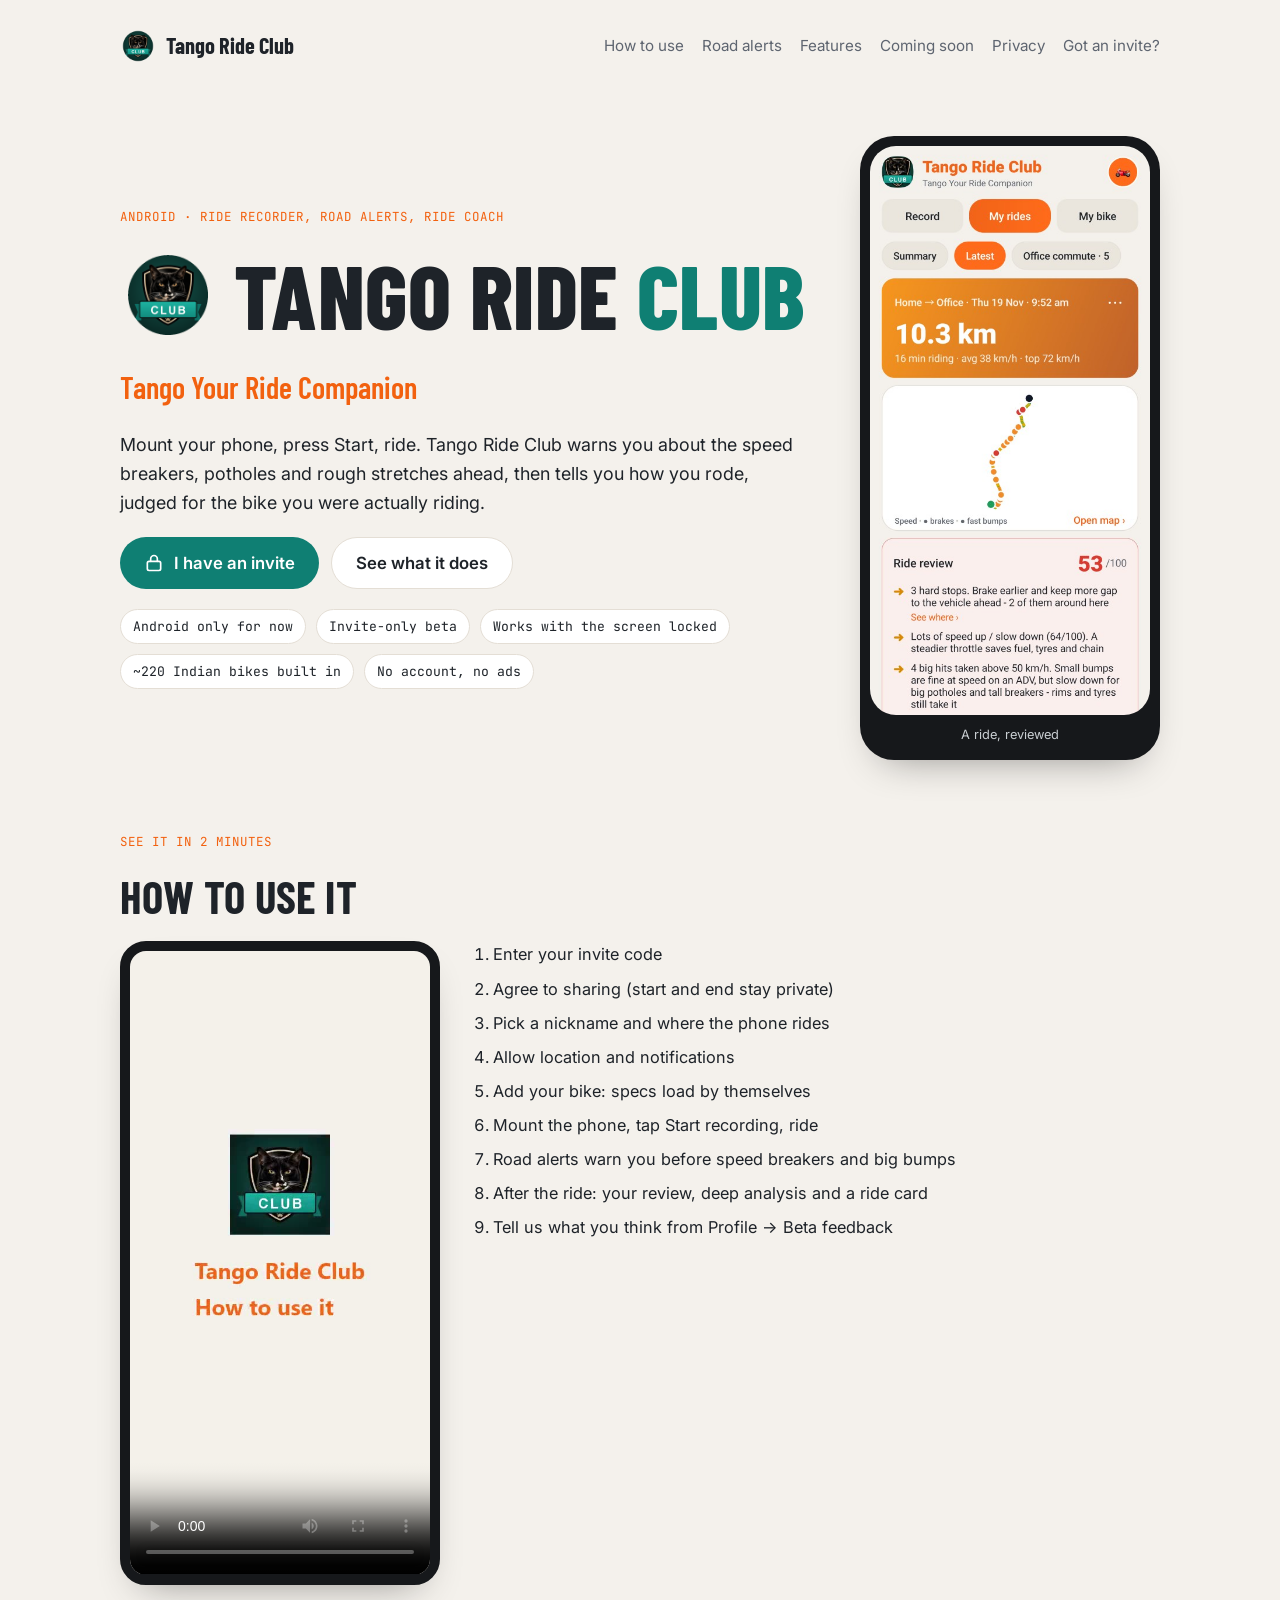
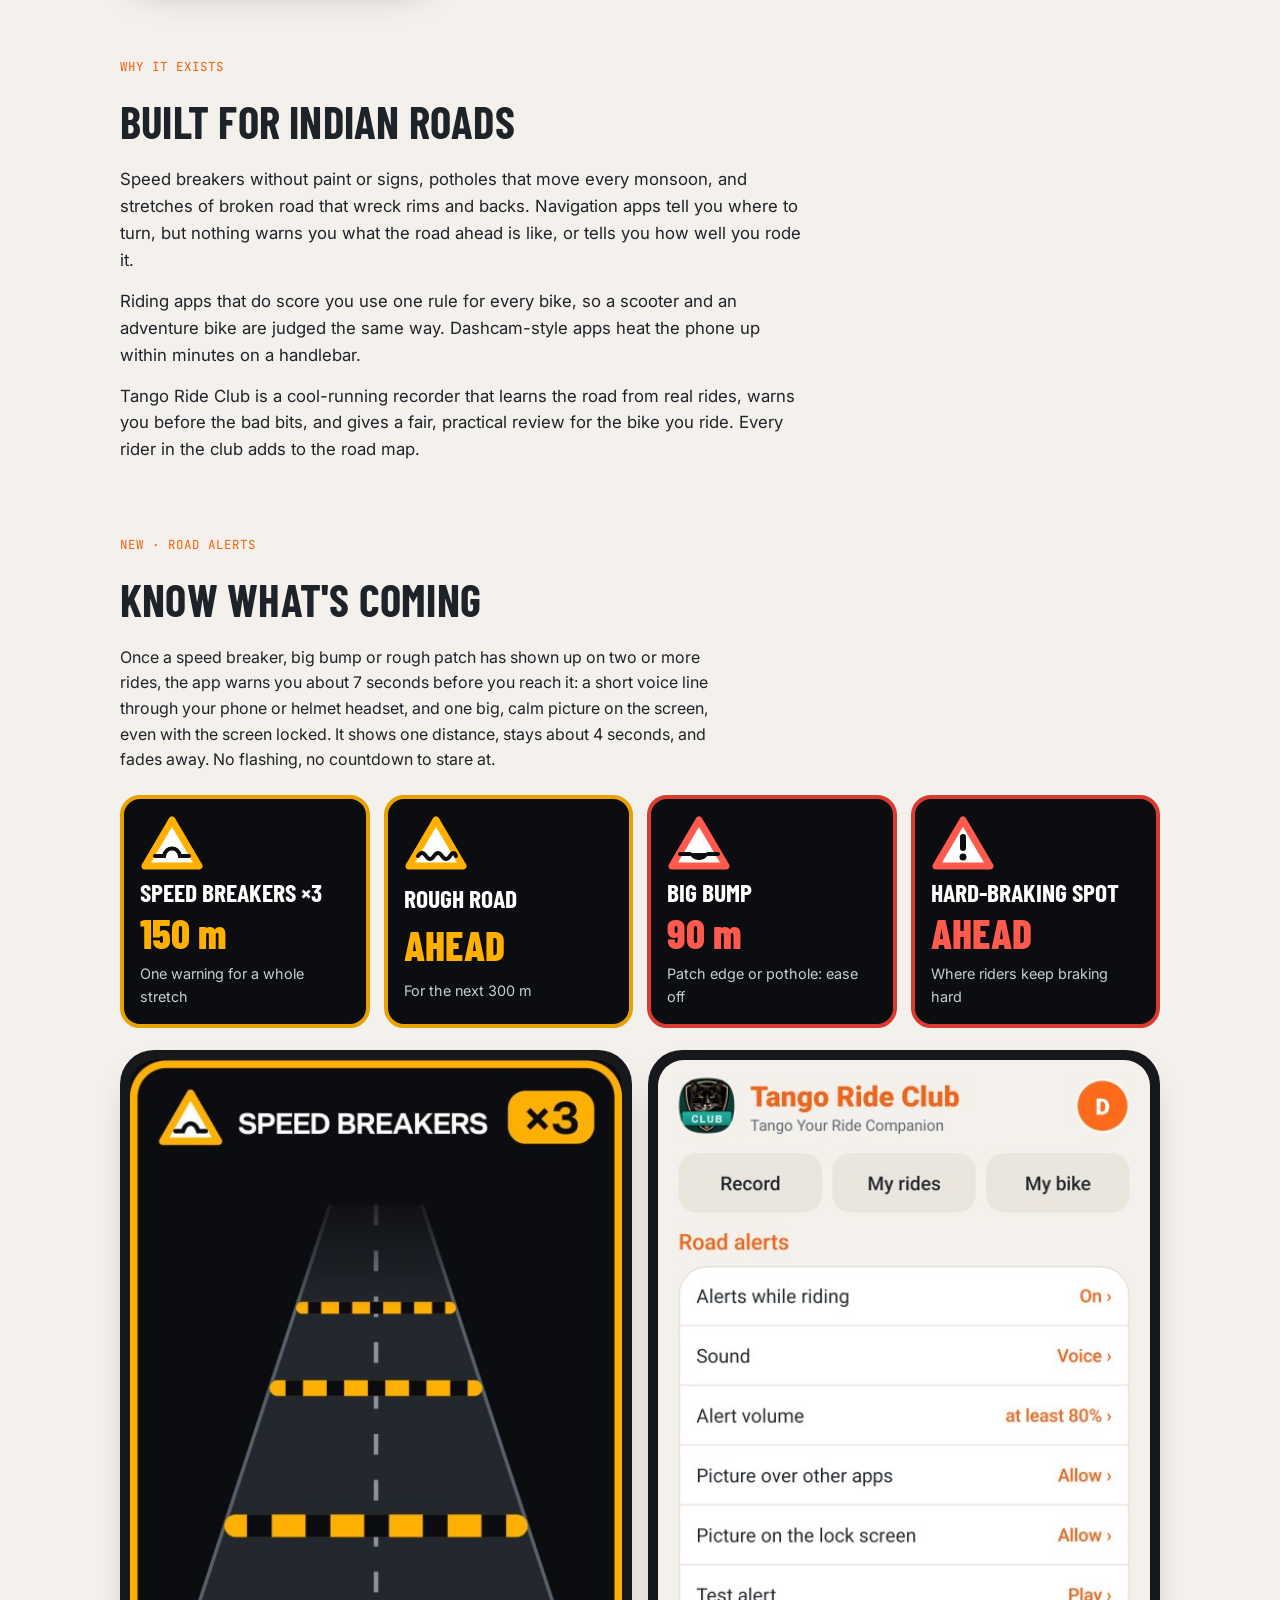
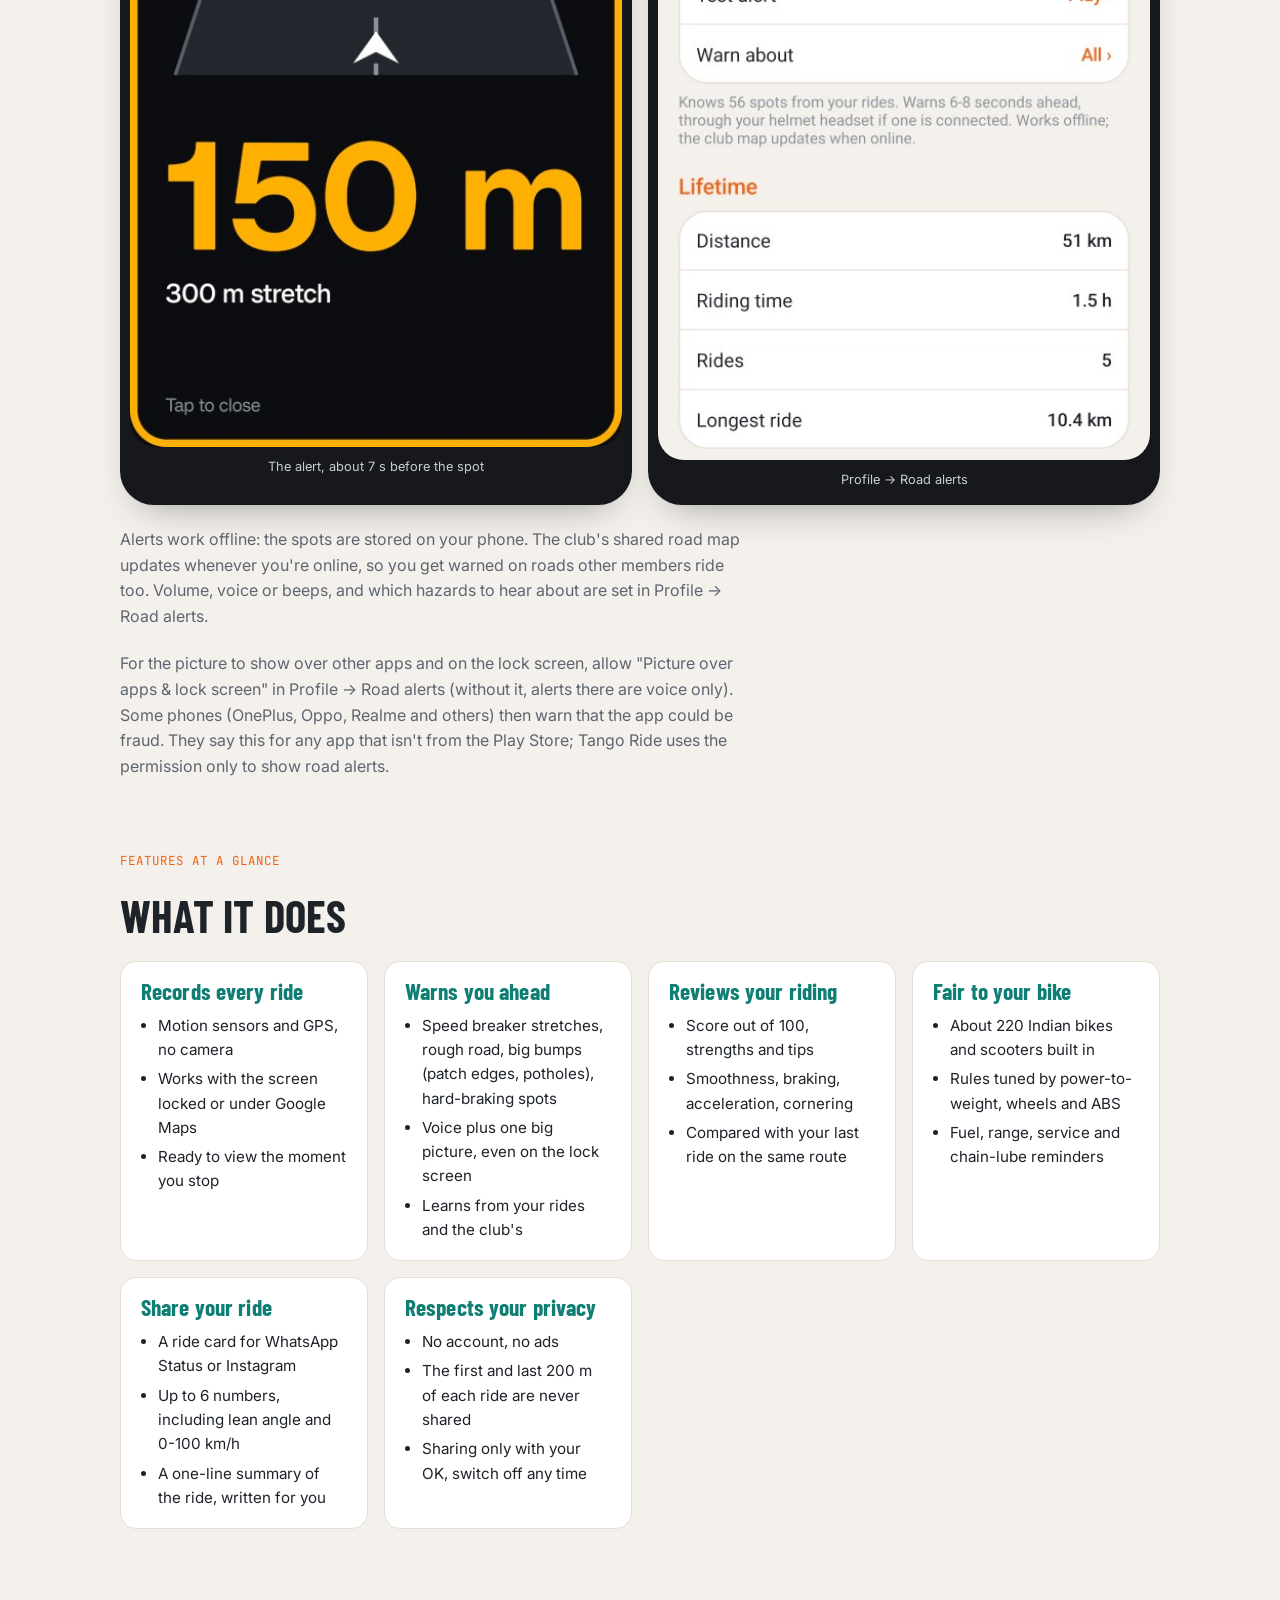
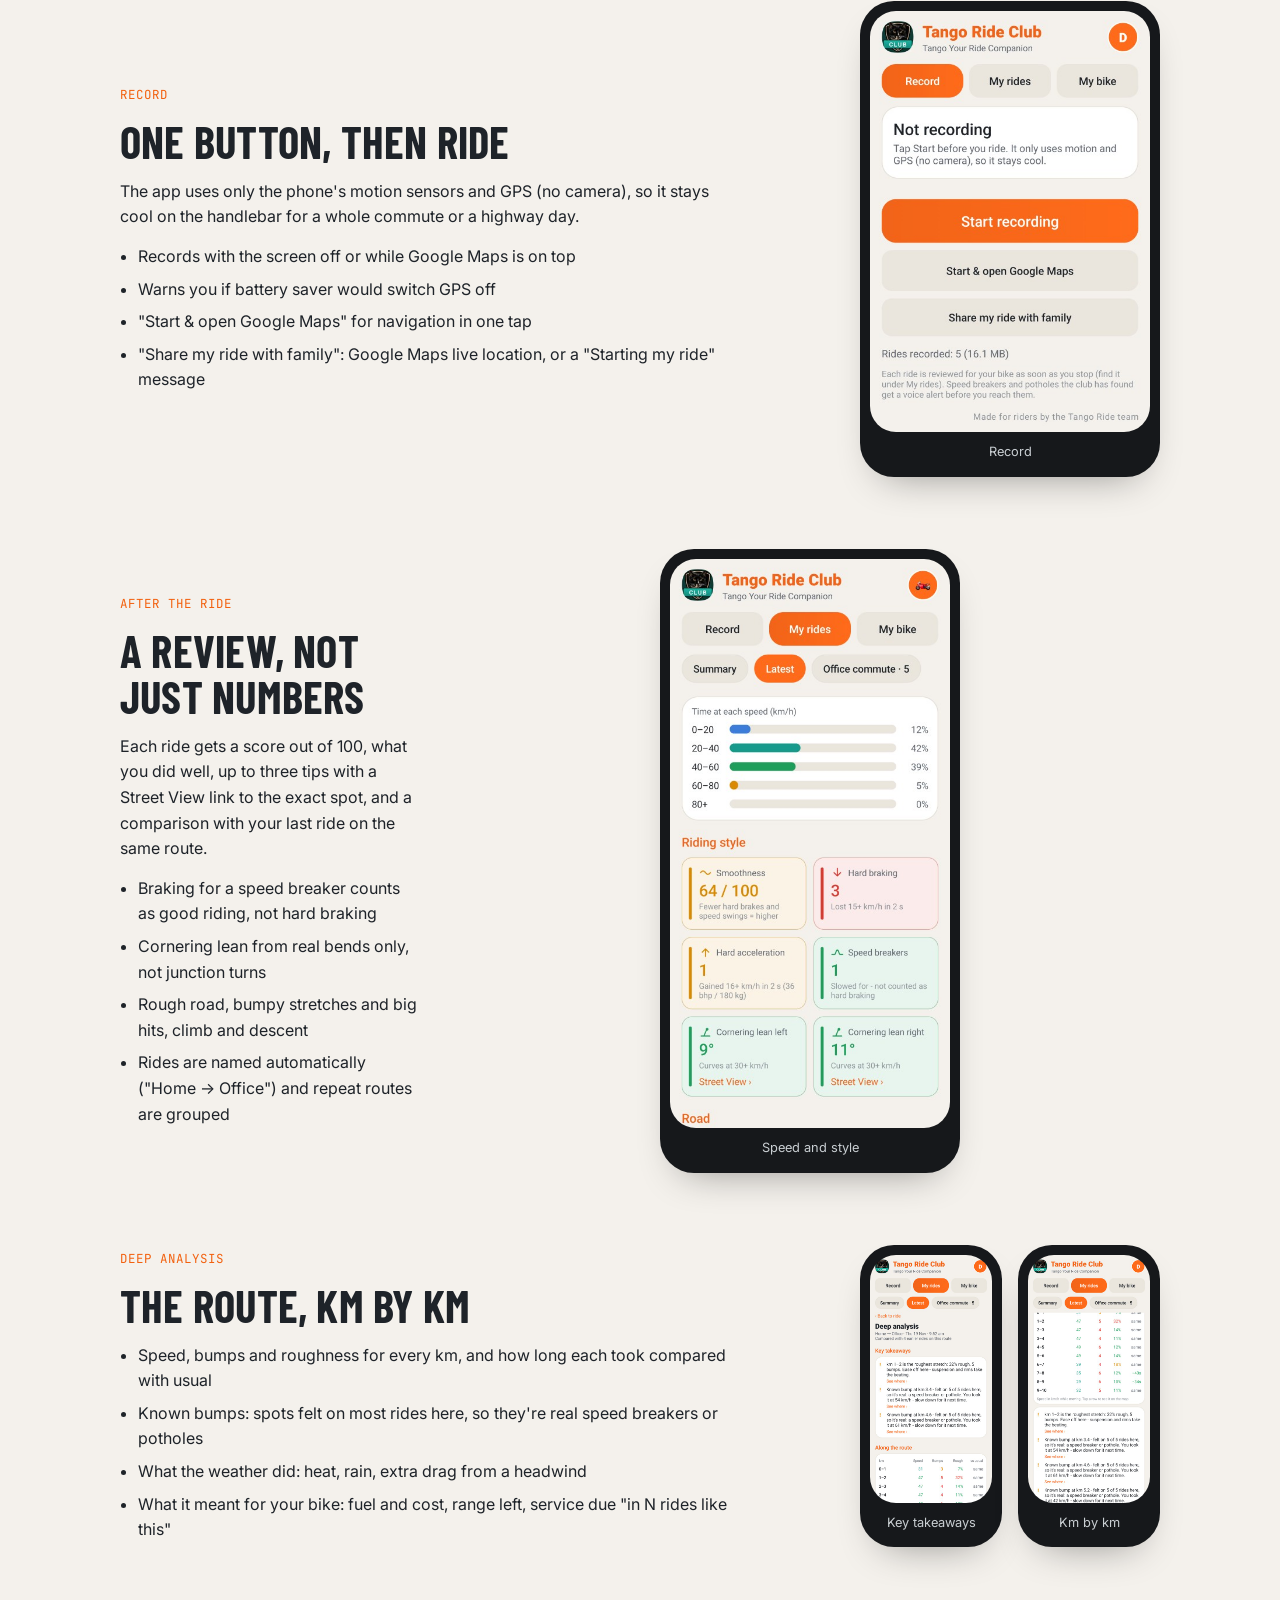
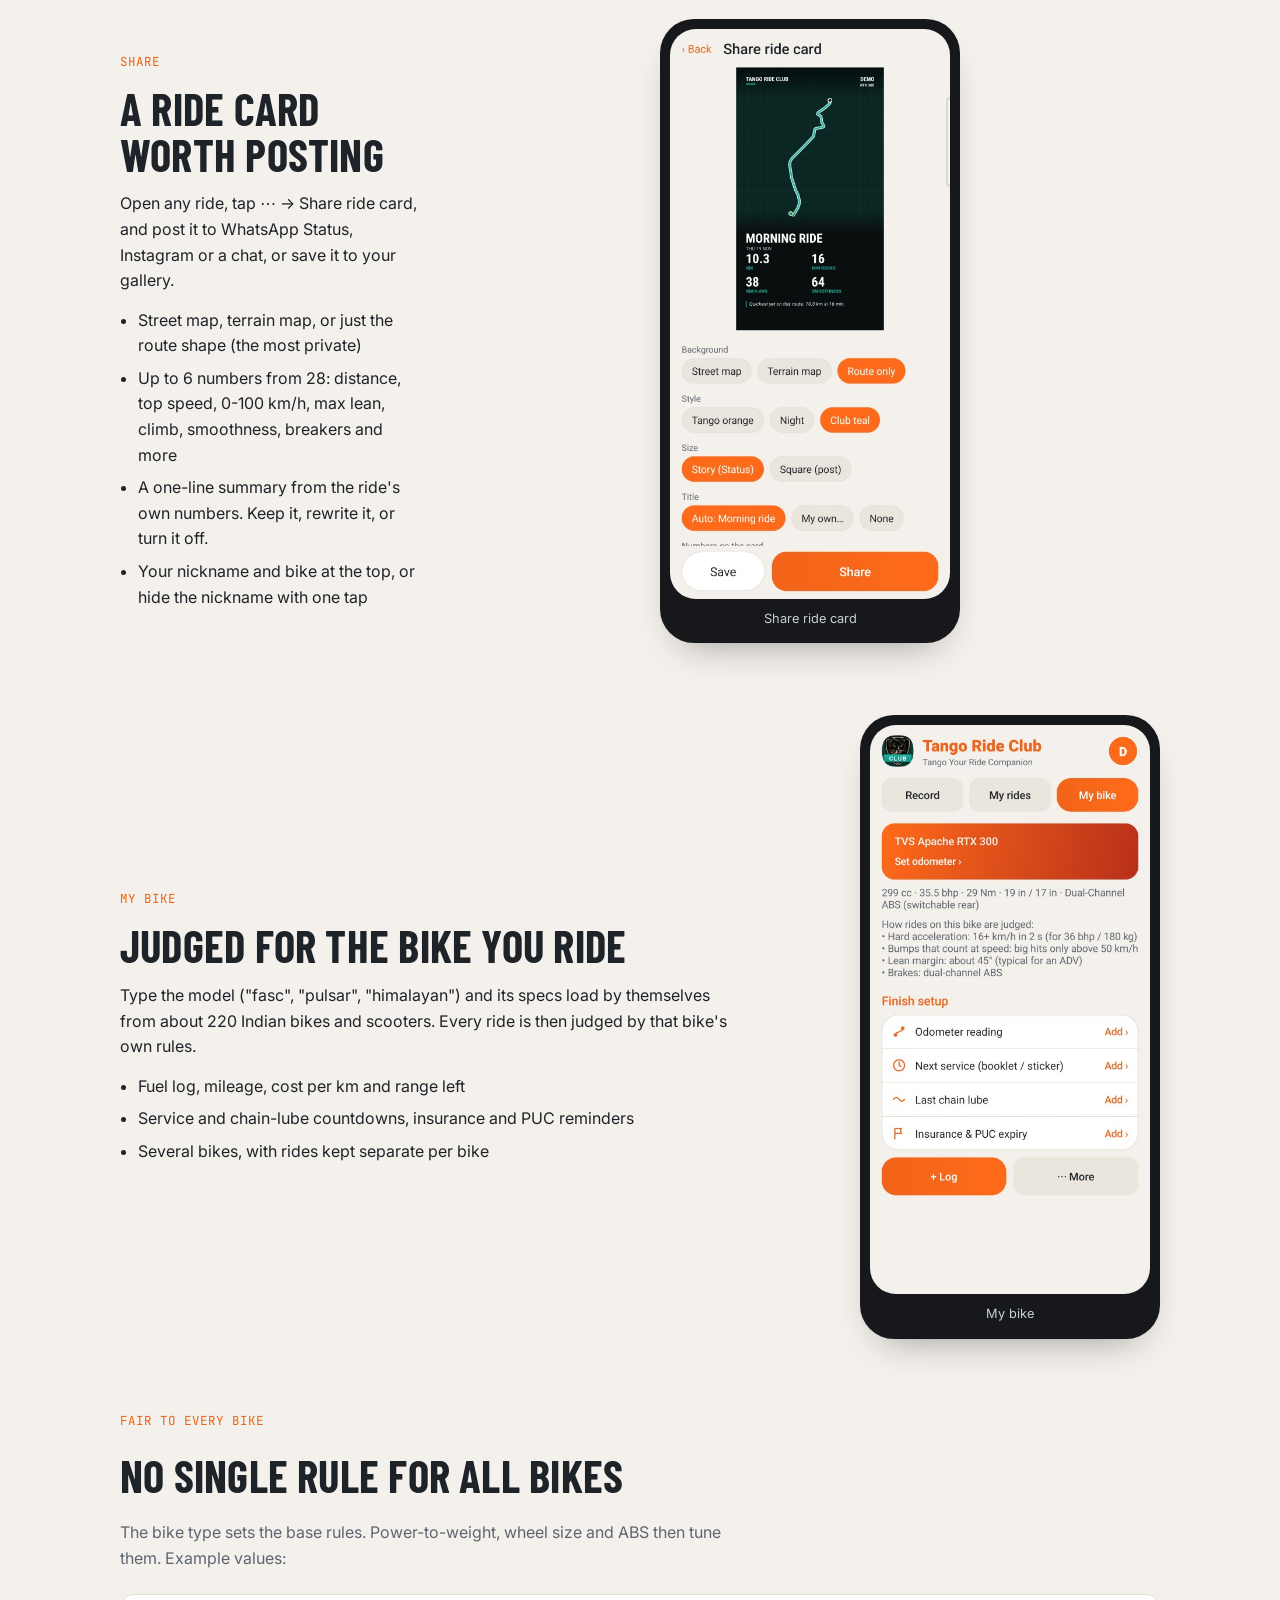
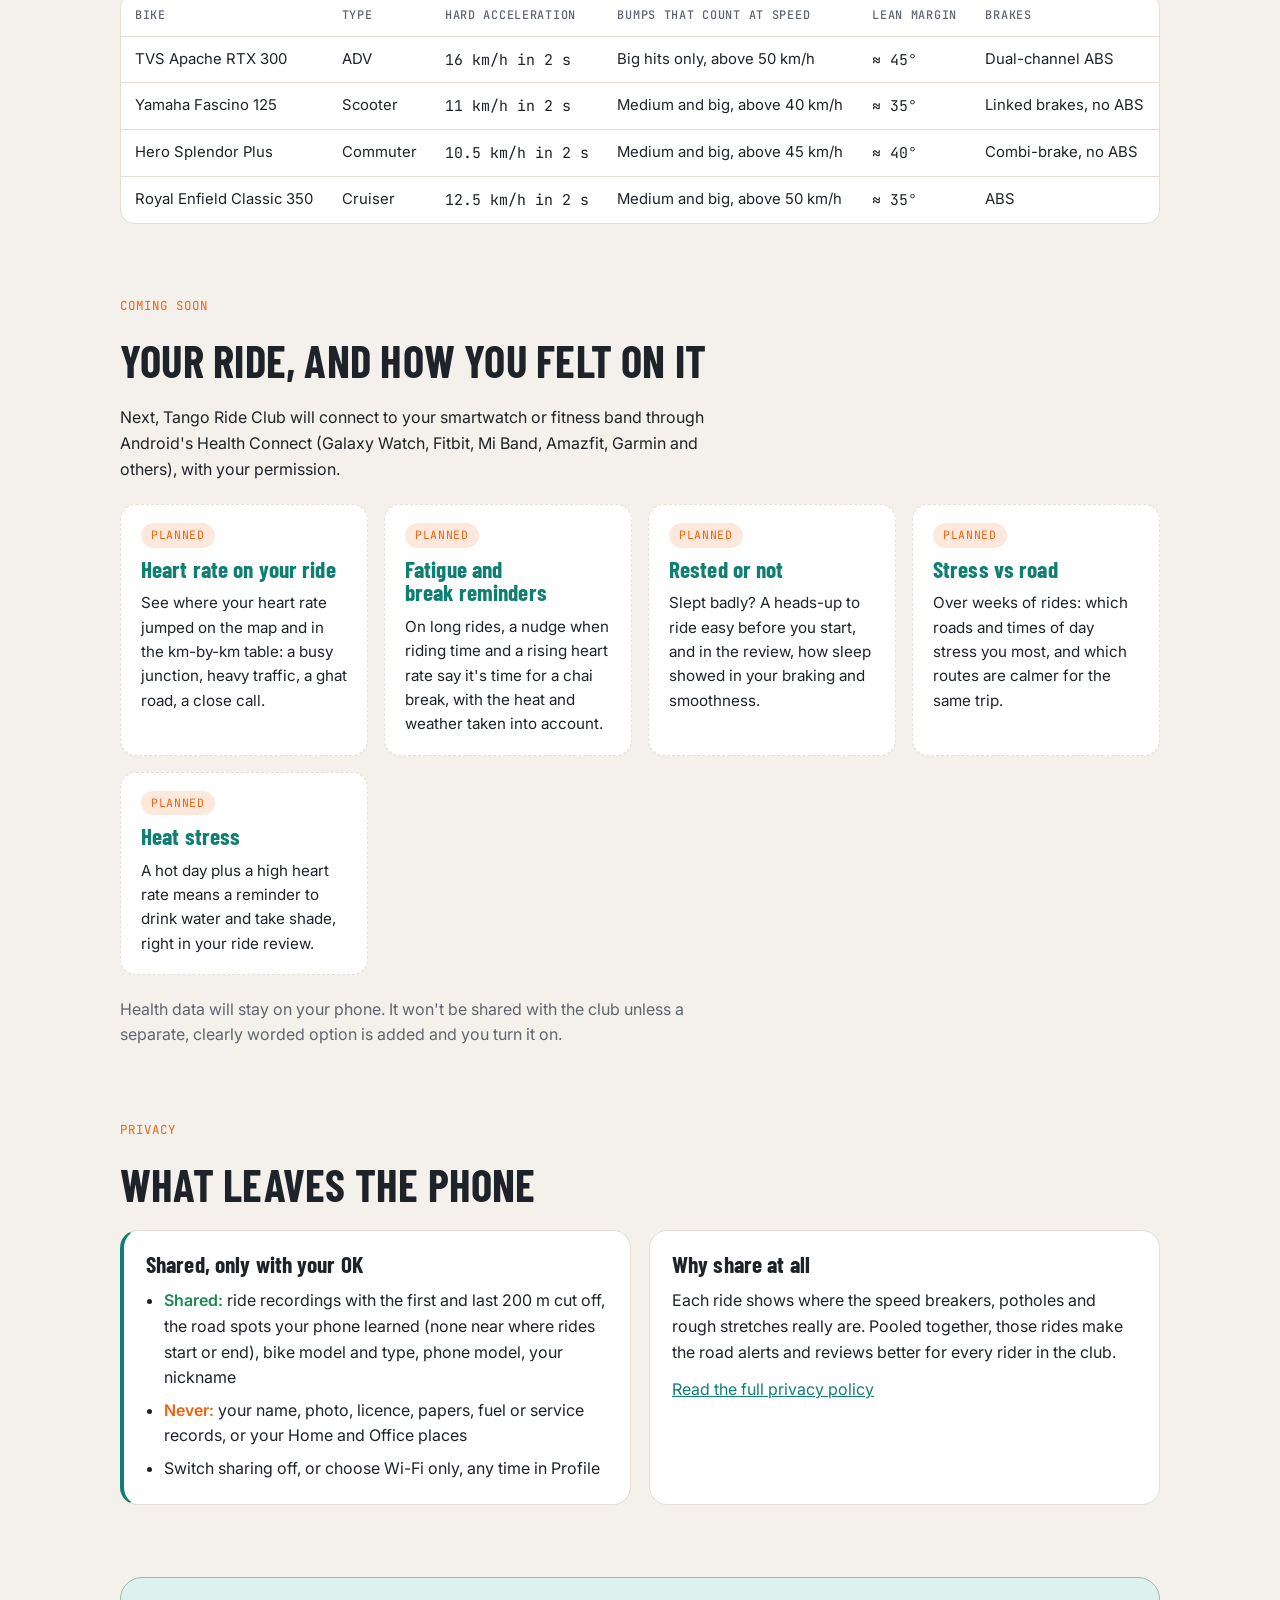
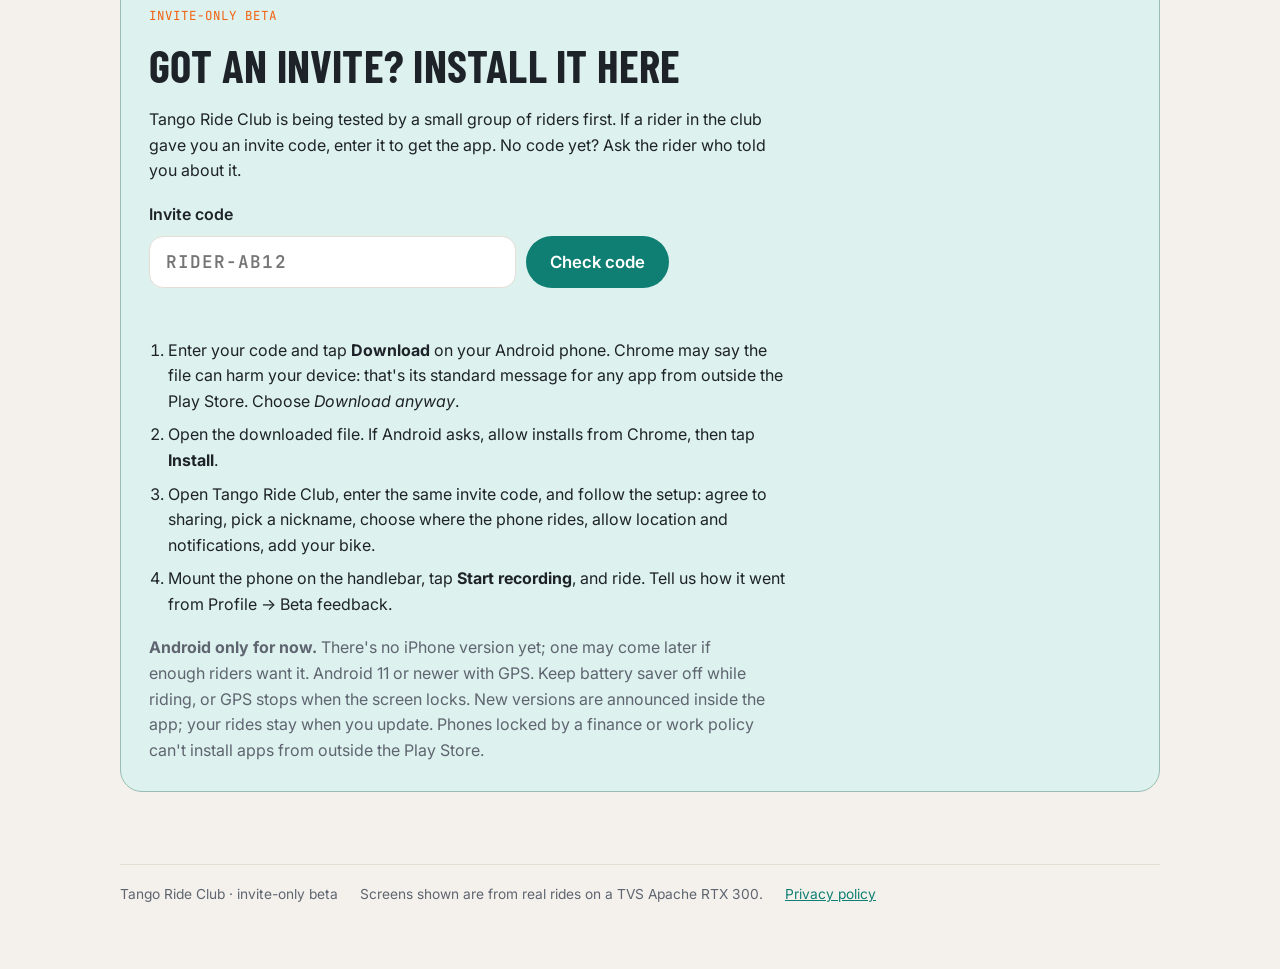
<file: index.html>
<!doctype html>
<html lang="en">
<head>
<meta charset="utf-8">
<meta name="viewport" content="width=device-width, initial-scale=1">
<title>Tango Ride Club · ride recorder and road alerts for Indian roads</title>
<meta name="description" content="Tango Ride Club records your ride, warns you about speed breakers, potholes and rough roads ahead, and reviews how you rode, judged for your own bike.">
<meta name="theme-color" content="#0F7F73">
<meta property="og:title" content="Tango Ride Club">
<meta property="og:description" content="Ride recorder and road alerts for Indian roads, judged for the bike you ride.">
<meta property="og:image" content="img/icon-512.png">
<link rel="icon" href="img/icon-512.png">
<link rel="preconnect" href="https://fonts.googleapis.com">
<link rel="preconnect" href="https://fonts.gstatic.com" crossorigin>
<link rel="stylesheet" href="https://fonts.googleapis.com/css2?family=Barlow+Condensed:wght@600;700;800&family=Inter:wght@400;500;600&family=JetBrains+Mono:wght@500&display=swap">
<link rel="stylesheet" href="style.css">
</head>
<body>
<div class="wrap">

  <header class="top">
    <a class="name" href="#"><img src="img/club_icon.png" alt="">Tango Ride Club</a>
    <nav aria-label="Sections">
      <a href="#video">How to use</a>
      <a href="#alerts">Road alerts</a>
      <a href="#features">Features</a>
      <a href="#soon">Coming soon</a>
      <a href="#privacy">Privacy</a>
      <a href="#download">Got an invite?</a>
    </nav>
  </header>

  <section class="hero" aria-labelledby="title">
    <div class="text">
      <div class="eyebrow">Android · ride recorder, road alerts, ride coach</div>
      <div class="brand">
        <img src="img/club_icon.png" alt="Tango Ride Club icon: the Tango shield with a teal CLUB ribbon">
        <h1 id="title">Tango Ride <span>Club</span></h1>
      </div>
      <div class="tag">Tango Your Ride Companion</div>
      <p class="lede">Mount your phone, press Start, ride. Tango Ride Club warns you about the speed breakers, potholes and rough stretches ahead, then tells you how you rode, judged for the bike you were actually riding.</p>
      <div class="cta">
        <a class="btn primary" href="#download">
          <svg viewBox="0 0 24 24" fill="none" stroke="currentColor" stroke-width="2" stroke-linecap="round" stroke-linejoin="round" aria-hidden="true"><rect x="4" y="10" width="16" height="11" rx="2"></rect><path d="M8 10V7a4 4 0 0 1 8 0v3"></path></svg>
          I have an invite
        </a>
        <a class="btn ghost" href="#features">See what it does</a>
      </div>
      <div class="facts">
        <span class="fact">Android only for now</span>
        <span class="fact">Invite-only beta</span>
        <span class="fact">Works with the screen locked</span>
        <span class="fact">~220 Indian bikes built in</span>
        <span class="fact">No account, no ads</span>
      </div>
    </div>
    <figure class="phone"><img src="img/s2_ride.jpg" alt="A ride page: 10.2 km, the trail drawing and a ride review scoring 85 out of 100" loading="eager"><figcaption>A ride, reviewed</figcaption></figure>
  </section>

  <section id="video" aria-labelledby="video-h">
    <div class="eyebrow">See it in 2 minutes</div>
    <h2 id="video-h">How to use it</h2>
    <div class="howto">
      <video controls playsinline preload="metadata" poster="video/poster.jpg" aria-label="Walkthrough: invite code, setup, adding your bike, recording, a road alert, the ride review, deep analysis, a ride card and beta feedback">
        <source src="video/how-to.mp4" type="video/mp4">
      </video>
      <ol>
        <li>Enter your invite code</li>
        <li>Agree to sharing (start and end stay private)</li>
        <li>Pick a nickname and where the phone rides</li>
        <li>Allow location and notifications</li>
        <li>Add your bike: specs load by themselves</li>
        <li>Mount the phone, tap Start recording, ride</li>
        <li>Road alerts warn you before speed breakers and big bumps</li>
        <li>After the ride: your review, deep analysis and a ride card</li>
        <li>Tell us what you think from Profile → Beta feedback</li>
      </ol>
    </div>
  </section>

  <section aria-labelledby="why">
    <div class="eyebrow">Why it exists</div>
    <h2 id="why">Built for Indian roads</h2>
    <div class="why">
      <p>Speed breakers without paint or signs, potholes that move every monsoon, and stretches of broken road that wreck rims and backs. Navigation apps tell you where to turn, but nothing warns you what the road ahead is like, or tells you how well you rode it.</p>
      <p>Riding apps that do score you use one rule for every bike, so a scooter and an adventure bike are judged the same way. Dashcam-style apps heat the phone up within minutes on a handlebar.</p>
      <p>Tango Ride Club is a cool-running recorder that learns the road from real rides, warns you before the bad bits, and gives a fair, practical review for the bike you ride. Every rider in the club adds to the road map.</p>
    </div>
  </section>

  <section id="alerts" aria-labelledby="alerts-h">
    <div class="eyebrow">New · road alerts</div>
    <h2 id="alerts-h">Know what's coming</h2>
    <p>Once a speed breaker, big bump or rough patch has shown up on two or more rides, the app warns you about 7 seconds before you reach it: a short voice line through your phone or helmet headset, and one big, calm picture on the screen, even with the screen locked. It shows one distance, stays about 4 seconds, and fades away. No flashing, no countdown to stare at.</p>
    <div class="signs">
      <div class="sign">
        <svg viewBox="0 0 64 56" aria-hidden="true"><path d="M32 5 L59 51 L5 51 Z" fill="#FFFFFF" stroke="#FFB000" stroke-width="7" stroke-linejoin="round"></path><path d="M15 41 H24 C26 31 38 31 40 41 H49" fill="none" stroke="#0B0D10" stroke-width="4" stroke-linecap="round"></path></svg>
        <strong>Speed breakers ×3</strong>
        <div class="big">150 m</div>
        <span>One warning for a whole stretch</span>
      </div>
      <div class="sign">
        <svg viewBox="0 0 64 56" aria-hidden="true"><path d="M32 5 L59 51 L5 51 Z" fill="#FFFFFF" stroke="#FFB000" stroke-width="7" stroke-linejoin="round"></path><path d="M14 41 q4 -6 8 0 t8 0 t8 0 t8 0 t6 0" fill="none" stroke="#0B0D10" stroke-width="4" stroke-linecap="round"></path></svg>
        <strong>Rough road</strong>
        <div class="big">AHEAD</div>
        <span>For the next 300 m</span>
      </div>
      <div class="sign red">
        <svg viewBox="0 0 64 56" aria-hidden="true"><path d="M32 5 L59 51 L5 51 Z" fill="#FFFFFF" stroke="#FF5A4E" stroke-width="7" stroke-linejoin="round"></path><path d="M13 39 H23 M41 39 H51" stroke="#0B0D10" stroke-width="4" stroke-linecap="round"></path><path d="M23 38 A9 7 0 0 0 41 38 Z" fill="#0B0D10"></path></svg>
        <strong>Big bump</strong>
        <div class="big">90 m</div>
        <span>Patch edge or pothole: ease off</span>
      </div>
      <div class="sign red">
        <svg viewBox="0 0 64 56" aria-hidden="true"><path d="M32 5 L59 51 L5 51 Z" fill="#FFFFFF" stroke="#FF5A4E" stroke-width="7" stroke-linejoin="round"></path><rect x="29" y="19" width="6" height="17" rx="3" fill="#0B0D10"></rect><circle cx="32" cy="42" r="3.5" fill="#0B0D10"></circle></svg>
        <strong>Hard-braking spot</strong>
        <div class="big">AHEAD</div>
        <span>Where riders keep braking hard</span>
      </div>
    </div>
    <div class="pair">
      <figure class="phone"><img src="img/s_alert.jpg" alt="Full-screen alert: SPEED BREAKERS ×3, a road picture with three breakers, 150 m, 300 m stretch" loading="lazy"><figcaption>The alert, about 7 s before the spot</figcaption></figure>
      <figure class="phone"><img src="img/s_alerts.jpg" alt="Road alerts settings: alerts on, voice, alert volume, picture permissions, test alert, warn about" loading="lazy"><figcaption>Profile → Road alerts</figcaption></figure>
    </div>
    <p class="muted">Alerts work offline: the spots are stored on your phone. The club's shared road map updates whenever you're online, so you get warned on roads other members ride too. Volume, voice or beeps, and which hazards to hear about are set in Profile → Road alerts.</p>
    <p class="muted">For the picture to show over other apps and on the lock screen, allow "Picture over apps &amp; lock screen" in Profile → Road alerts (without it, alerts there are voice only). Some phones (OnePlus, Oppo, Realme and others) then warn that the app could be fraud. They say this for any app that isn't from the Play Store; Tango Ride uses the permission only to show road alerts.</p>
  </section>

  <section id="features" aria-labelledby="glance">
    <div class="eyebrow">Features at a glance</div>
    <h2 id="glance">What it does</h2>
    <div class="glance">
      <div class="gcard"><h3>Records every ride</h3><ul><li>Motion sensors and GPS, no camera</li><li>Works with the screen locked or under Google Maps</li><li>Ready to view the moment you stop</li></ul></div>
      <div class="gcard"><h3>Warns you ahead</h3><ul><li>Speed breaker stretches, rough road, big bumps (patch edges, potholes), hard-braking spots</li><li>Voice plus one big picture, even on the lock screen</li><li>Learns from your rides and the club's</li></ul></div>
      <div class="gcard"><h3>Reviews your riding</h3><ul><li>Score out of 100, strengths and tips</li><li>Smoothness, braking, acceleration, cornering</li><li>Compared with your last ride on the same route</li></ul></div>
      <div class="gcard"><h3>Fair to your bike</h3><ul><li>About 220 Indian bikes and scooters built in</li><li>Rules tuned by power-to-weight, wheels and ABS</li><li>Fuel, range, service and chain-lube reminders</li></ul></div>
      <div class="gcard"><h3>Share your ride</h3><ul><li>A ride card for WhatsApp Status or Instagram</li><li>Up to 6 numbers, including lean angle and 0-100 km/h</li><li>A one-line summary of the ride, written for you</li></ul></div>
      <div class="gcard"><h3>Respects your privacy</h3><ul><li>No account, no ads</li><li>The first and last 200 m of each ride are never shared</li><li>Sharing only with your OK, switch off any time</li></ul></div>
    </div>
  </section>

  <section class="feature" aria-labelledby="f-record">
    <div class="text">
      <div class="eyebrow">Record</div>
      <h2 id="f-record">One button, then ride</h2>
      <p>The app uses only the phone's motion sensors and GPS (no camera), so it stays cool on the handlebar for a whole commute or a highway day.</p>
      <ul>
        <li>Records with the screen off or while Google Maps is on top</li>
        <li>Warns you if battery saver would switch GPS off</li>
        <li>"Start &amp; open Google Maps" for navigation in one tap</li>
        <li>"Share my ride with family": Google Maps live location, or a "Starting my ride" message</li>
      </ul>
    </div>
    <figure class="phone"><img src="img/s0.jpg" alt="Record screen with a large Start recording button" loading="lazy"><figcaption>Record</figcaption></figure>
  </section>

  <section class="feature flip" aria-labelledby="f-review">
    <figure class="phone"><img src="img/s4_ride3.jpg" alt="Speed bands and riding style tiles: smoothness 82, no hard braking" loading="lazy"><figcaption>Speed and style</figcaption></figure>
    <div class="text">
      <div class="eyebrow">After the ride</div>
      <h2 id="f-review">A review, not just numbers</h2>
      <p>Each ride gets a score out of 100, what you did well, up to three tips with a Street View link to the exact spot, and a comparison with your last ride on the same route.</p>
      <ul>
        <li>Braking for a speed breaker counts as good riding, not hard braking</li>
        <li>Cornering lean from real bends only, not junction turns</li>
        <li>Rough road, bumpy stretches and big hits, climb and descent</li>
        <li>Rides are named automatically ("Home → Office") and repeat routes are grouped</li>
      </ul>
    </div>
  </section>

  <section class="feature" aria-labelledby="f-deep">
    <div class="text">
      <div class="eyebrow">Deep analysis</div>
      <h2 id="f-deep">The route, km by km</h2>
      <ul>
        <li>Speed, bumps and roughness for every km, and how long each took compared with usual</li>
        <li>Known bumps: spots felt on most rides here, so they're real speed breakers or potholes</li>
        <li>What the weather did: heat, rain, extra drag from a headwind</li>
        <li>What it meant for your bike: fuel and cost, range left, service due "in N rides like this"</li>
      </ul>
    </div>
    <div class="pair">
      <figure class="phone"><img src="img/s6_deep.jpg" alt="Deep analysis: key takeaways about the roughest stretches and a known bump" loading="lazy"><figcaption>Key takeaways</figcaption></figure>
      <figure class="phone"><img src="img/s7_deep2.jpg" alt="Km by km table with speed, bumps, roughness and time against usual" loading="lazy"><figcaption>Km by km</figcaption></figure>
    </div>
  </section>

  <section class="feature flip" aria-labelledby="f-card">
    <figure class="phone"><img src="img/s_card.jpg" alt="Share ride card editor: a Tango Ride Club story card in teal with 10.3 km, 16 min riding, 38 km/h average, smoothness 64 and a summary line, with background, style and size choices" loading="lazy"><figcaption>Share ride card</figcaption></figure>
    <div class="text">
      <div class="eyebrow">Share</div>
      <h2 id="f-card">A ride card worth posting</h2>
      <p>Open any ride, tap ⋯ → Share ride card, and post it to WhatsApp Status, Instagram or a chat, or save it to your gallery.</p>
      <ul>
        <li>Street map, terrain map, or just the route shape (the most private)</li>
        <li>Up to 6 numbers from 28: distance, top speed, 0-100 km/h, max lean, climb, smoothness, breakers and more</li>
        <li>A one-line summary from the ride's own numbers. Keep it, rewrite it, or turn it off.</li>
        <li>Your nickname and bike at the top, or hide the nickname with one tap</li>
      </ul>
    </div>
  </section>

  <section class="feature" aria-labelledby="f-bike">
    <div class="text">
      <div class="eyebrow">My bike</div>
      <h2 id="f-bike">Judged for the bike you ride</h2>
      <p>Type the model ("fasc", "pulsar", "himalayan") and its specs load by themselves from about 220 Indian bikes and scooters. Every ride is then judged by that bike's own rules.</p>
      <ul>
        <li>Fuel log, mileage, cost per km and range left</li>
        <li>Service and chain-lube countdowns, insurance and PUC reminders</li>
        <li>Several bikes, with rides kept separate per bike</li>
      </ul>
    </div>
    <figure class="phone"><img src="img/s8_bike.jpg" alt="My bike: TVS Apache RTX 300 with its specs and how its rides are judged" loading="lazy"><figcaption>My bike</figcaption></figure>
  </section>

  <section aria-labelledby="rules">
    <div class="eyebrow">Fair to every bike</div>
    <h2 id="rules">No single rule for all bikes</h2>
    <p class="muted">The bike type sets the base rules. Power-to-weight, wheel size and ABS then tune them. Example values:</p>
    <div class="scroll">
      <table>
        <thead><tr><th>Bike</th><th>Type</th><th>Hard acceleration</th><th>Bumps that count at speed</th><th>Lean margin</th><th>Brakes</th></tr></thead>
        <tbody>
          <tr><td>TVS Apache RTX 300</td><td>ADV</td><td class="num">16 km/h in 2 s</td><td>Big hits only, above 50 km/h</td><td class="num">≈ 45°</td><td>Dual-channel ABS</td></tr>
          <tr><td>Yamaha Fascino 125</td><td>Scooter</td><td class="num">11 km/h in 2 s</td><td>Medium and big, above 40 km/h</td><td class="num">≈ 35°</td><td>Linked brakes, no ABS</td></tr>
          <tr><td>Hero Splendor Plus</td><td>Commuter</td><td class="num">10.5 km/h in 2 s</td><td>Medium and big, above 45 km/h</td><td class="num">≈ 40°</td><td>Combi-brake, no ABS</td></tr>
          <tr><td>Royal Enfield Classic 350</td><td>Cruiser</td><td class="num">12.5 km/h in 2 s</td><td>Medium and big, above 50 km/h</td><td class="num">≈ 35°</td><td>ABS</td></tr>
        </tbody>
      </table>
    </div>
  </section>

  <section id="soon" aria-labelledby="soon-h">
    <div class="eyebrow">Coming soon</div>
    <h2 id="soon-h">Your ride, and how you felt on it</h2>
    <p>Next, Tango Ride Club will connect to your smartwatch or fitness band through Android's Health Connect (Galaxy Watch, Fitbit, Mi Band, Amazfit, Garmin and others), with your permission.</p>
    <div class="glance">
      <div class="gcard soon"><span class="pill">Planned</span><h3>Heart rate on your ride</h3><p>See where your heart rate jumped on the map and in the km-by-km table: a busy junction, heavy traffic, a ghat road, a close call.</p></div>
      <div class="gcard soon"><span class="pill">Planned</span><h3>Fatigue and break reminders</h3><p>On long rides, a nudge when riding time and a rising heart rate say it's time for a chai break, with the heat and weather taken into account.</p></div>
      <div class="gcard soon"><span class="pill">Planned</span><h3>Rested or not</h3><p>Slept badly? A heads-up to ride easy before you start, and in the review, how sleep showed in your braking and smoothness.</p></div>
      <div class="gcard soon"><span class="pill">Planned</span><h3>Stress vs road</h3><p>Over weeks of rides: which roads and times of day stress you most, and which routes are calmer for the same trip.</p></div>
      <div class="gcard soon"><span class="pill">Planned</span><h3>Heat stress</h3><p>A hot day plus a high heart rate means a reminder to drink water and take shade, right in your ride review.</p></div>
    </div>
    <p class="muted">Health data will stay on your phone. It won't be shared with the club unless a separate, clearly worded option is added and you turn it on.</p>
  </section>

  <section id="privacy" aria-labelledby="privacy-h">
    <div class="eyebrow">Privacy</div>
    <h2 id="privacy-h">What leaves the phone</h2>
    <div class="split">
      <div class="panel club">
        <h3>Shared, only with your OK</h3>
        <ul>
          <li><span class="yes">Shared:</span> ride recordings with the first and last 200 m cut off, the road spots your phone learned (none near where rides start or end), bike model and type, phone model, your nickname</li>
          <li><span class="no">Never:</span> your name, photo, licence, papers, fuel or service records, or your Home and Office places</li>
          <li>Switch sharing off, or choose Wi-Fi only, any time in Profile</li>
        </ul>
      </div>
      <div class="panel">
        <h3>Why share at all</h3>
        <p>Each ride shows where the speed breakers, potholes and rough stretches really are. Pooled together, those rides make the road alerts and reviews better for every rider in the club.</p>
        <p><a href="privacy.html">Read the full privacy policy</a></p>
      </div>
    </div>
  </section>

  <section id="download" class="download" aria-labelledby="dl">
    <div class="eyebrow">Invite-only beta</div>
    <h2 id="dl">Got an invite? Install it here</h2>
    <p>Tango Ride Club is being tested by a small group of riders first. If a rider in the club gave you an invite code, enter it to get the app. No code yet? Ask the rider who told you about it.</p>
    <form class="invite" id="invite" novalidate>
      <label for="code">Invite code</label>
      <div class="row">
        <input id="code" name="code" type="text" autocomplete="off" autocapitalize="characters" spellcheck="false" placeholder="RIDER-AB12" required>
        <button class="btn primary" type="submit">Check code</button>
      </div>
      <p class="status" id="status" role="status" aria-live="polite"></p>
    </form>
    <div class="got" id="got" hidden>
      <a class="btn primary" id="dlink" href="#" rel="nofollow">
        <svg viewBox="0 0 24 24" fill="none" stroke="currentColor" stroke-width="2" stroke-linecap="round" stroke-linejoin="round" aria-hidden="true"><path d="M12 3v12"></path><path d="M7 10l5 5 5-5"></path><path d="M5 21h14"></path></svg>
        <span id="dlabel">Download the app</span>
      </a>
    </div>
    <ol>
      <li>Enter your code and tap <strong>Download</strong> on your Android phone. Chrome may say the file can harm your device: that's its standard message for any app from outside the Play Store. Choose <em>Download anyway</em>.</li>
      <li>Open the downloaded file. If Android asks, allow installs from Chrome, then tap <strong>Install</strong>.</li>
      <li>Open Tango Ride Club, enter the same invite code, and follow the setup: agree to sharing, pick a nickname, choose where the phone rides, allow location and notifications, add your bike.</li>
      <li>Mount the phone on the handlebar, tap <strong>Start recording</strong>, and ride. Tell us how it went from Profile → Beta feedback.</li>
    </ol>
    <p class="muted"><strong>Android only for now.</strong> There&#39;s no iPhone version yet; one may come later if enough riders want it. Android 11 or newer with GPS. Keep battery saver off while riding, or GPS stops when the screen locks. New versions are announced inside the app; your rides stay when you update. Phones locked by a finance or work policy can't install apps from outside the Play Store.</p>
  </section>

  <footer>
    <span>Tango Ride Club · invite-only beta</span>
    <span>Screens shown are from real rides on a TVS Apache RTX 300.</span>
    <a href="privacy.html">Privacy policy</a>
  </footer>
</div>
<script>
// Invite-only download: the club's script trades a valid invite code for the current download link.
(function () {
  var API = 'https://script.google.com/macros/s/AKfycbxGStUwVFZFFox47ONxc7g1V30qxQFFhMeIuz7wNQe7_kIFV0SJQzQkhKzNMuak_p-beg/exec';
  var form = document.getElementById('invite'), input = document.getElementById('code'), status = document.getElementById('status');
  var got = document.getElementById('got'), link = document.getElementById('dlink'), label = document.getElementById('dlabel');
  var fromUrl = new URLSearchParams(location.search).get('invite');
  if (fromUrl) input.value = fromUrl.toUpperCase();
  var iphone = /iPhone|iPad|iPod/.test(navigator.userAgent) || (navigator.platform === 'MacIntel' && navigator.maxTouchPoints > 1);
  var IOS_NOTE = 'Tango Ride Club is Android only for now, so it can’t be installed on an iPhone or iPad.';
  if (iphone) status.textContent = IOS_NOTE;
  form.addEventListener('submit', function (e) {
    e.preventDefault();
    if (iphone) { status.textContent = IOS_NOTE; return; }
    var code = input.value.trim().toUpperCase();
    if (!code) { status.textContent = 'Enter the invite code you were given.'; input.focus(); return; }
    status.textContent = 'Checking…'; got.hidden = true;
    fetch(API + '?action=download&code=' + encodeURIComponent(code))
      .then(function (r) { return r.json(); })
      .then(function (o) {
        if (!o.ok) { status.textContent = o.error || 'That invite code isn’t valid.'; return; }
        status.textContent = 'Code accepted. Welcome to the club!';
        link.href = o.url;
        label.textContent = 'Download Tango Ride Club' + (o.versionName ? ' ' + o.versionName : '');
        got.hidden = false; link.focus();
      })
      .catch(function () { status.textContent = 'Couldn’t check the code. Check your internet and try again.'; });
  });
})();
</script>
</body>
</html>
</file>
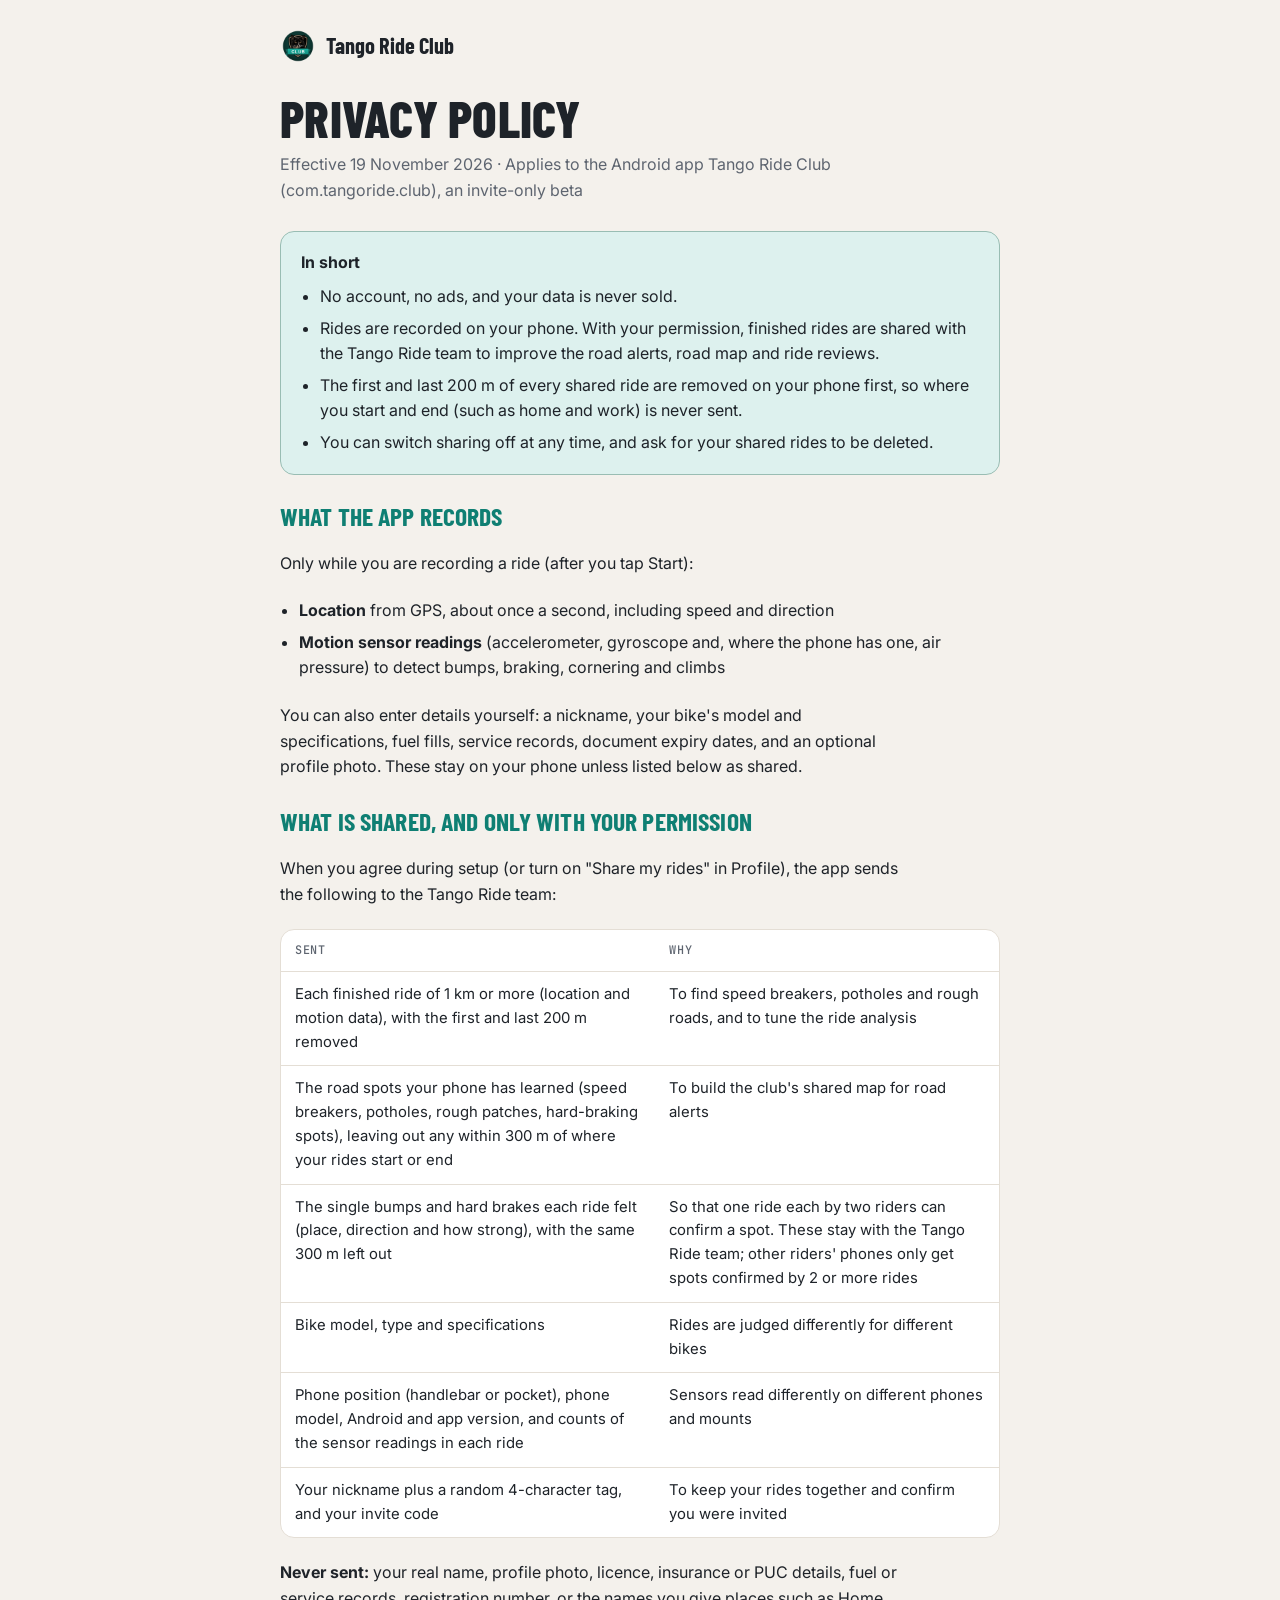
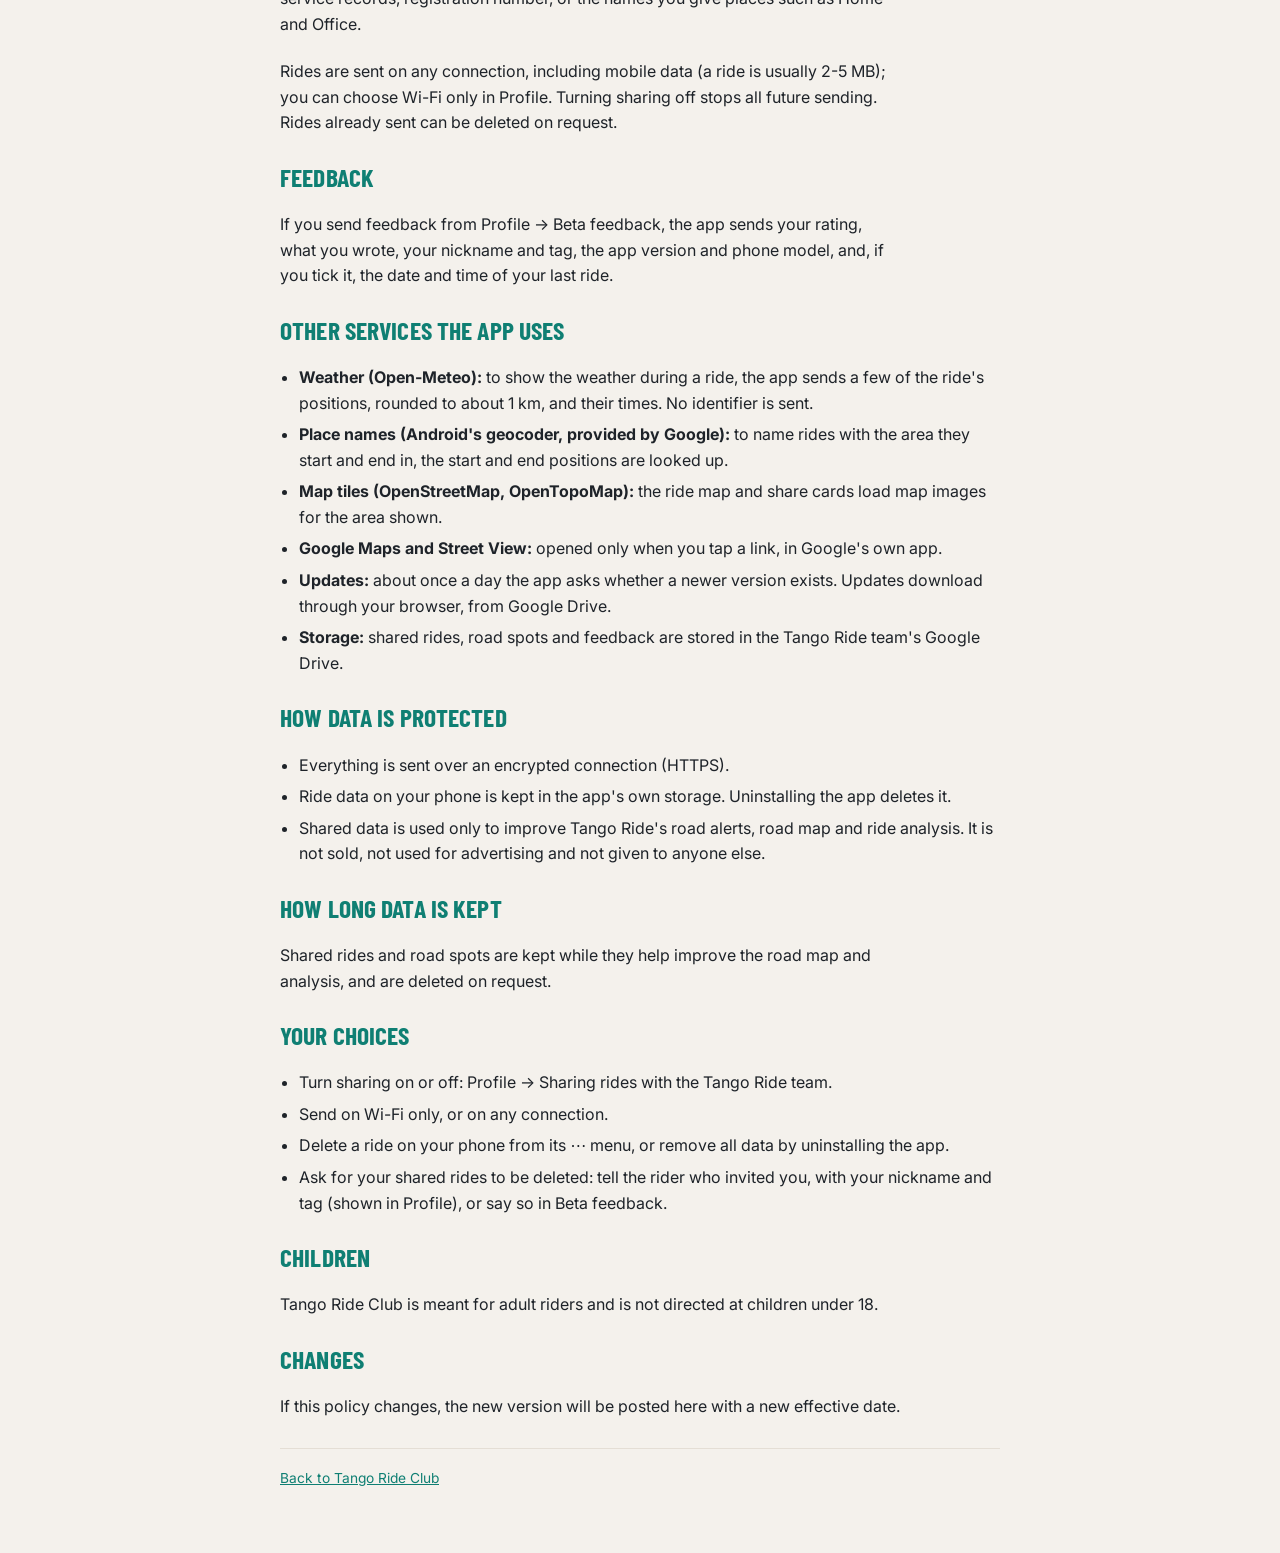
<file: privacy.html>
<!doctype html>
<html lang="en">
<head>
<meta charset="utf-8">
<meta name="viewport" content="width=device-width, initial-scale=1">
<title>Privacy Policy · Tango Ride Club</title>
<meta name="description" content="What Tango Ride Club records, what it shares with your permission, and your choices.">
<link rel="icon" href="img/icon-512.png">
<link rel="preconnect" href="https://fonts.googleapis.com">
<link rel="preconnect" href="https://fonts.gstatic.com" crossorigin>
<link rel="stylesheet" href="https://fonts.googleapis.com/css2?family=Barlow+Condensed:wght@600;700;800&family=Inter:wght@400;500;600&family=JetBrains+Mono:wght@500&display=swap">
<link rel="stylesheet" href="style.css">
</head>
<body>
<main class="doc">
  <header class="top">
    <a class="name" href="./"><img src="img/club_icon.png" alt="">Tango Ride Club</a>
  </header>

  <header style="display:grid;gap:8px">
    <h1>Privacy Policy</h1>
    <p class="muted">Effective 19 November 2026 · Applies to the Android app Tango Ride Club (com.tangoride.club), an invite-only beta</p>
  </header>

  <div class="summary">
    <strong>In short</strong>
    <ul>
      <li>No account, no ads, and your data is never sold.</li>
      <li>Rides are recorded on your phone. With your permission, finished rides are shared with the Tango Ride team to improve the road alerts, road map and ride reviews.</li>
      <li>The first and last 200 m of every shared ride are removed on your phone first, so where you start and end (such as home and work) is never sent.</li>
      <li>You can switch sharing off at any time, and ask for your shared rides to be deleted.</li>
    </ul>
  </div>

  <section>
    <h2>What the app records</h2>
    <p>Only while you are recording a ride (after you tap Start):</p>
    <ul>
      <li><strong>Location</strong> from GPS, about once a second, including speed and direction</li>
      <li><strong>Motion sensor readings</strong> (accelerometer, gyroscope and, where the phone has one, air pressure) to detect bumps, braking, cornering and climbs</li>
    </ul>
    <p>You can also enter details yourself: a nickname, your bike's model and specifications, fuel fills, service records, document expiry dates, and an optional profile photo. These stay on your phone unless listed below as shared.</p>
  </section>

  <section>
    <h2>What is shared, and only with your permission</h2>
    <p>When you agree during setup (or turn on "Share my rides" in Profile), the app sends the following to the Tango Ride team:</p>
    <div class="scroll">
      <table>
        <thead><tr><th>Sent</th><th>Why</th></tr></thead>
        <tbody>
          <tr><td>Each finished ride of 1 km or more (location and motion data), with the first and last 200 m removed</td><td>To find speed breakers, potholes and rough roads, and to tune the ride analysis</td></tr>
          <tr><td>The road spots your phone has learned (speed breakers, potholes, rough patches, hard-braking spots), leaving out any within 300 m of where your rides start or end</td><td>To build the club's shared map for road alerts</td></tr>
          <tr><td>The single bumps and hard brakes each ride felt (place, direction and how strong), with the same 300 m left out</td><td>So that one ride each by two riders can confirm a spot. These stay with the Tango Ride team; other riders' phones only get spots confirmed by 2 or more rides</td></tr>
          <tr><td>Bike model, type and specifications</td><td>Rides are judged differently for different bikes</td></tr>
          <tr><td>Phone position (handlebar or pocket), phone model, Android and app version, and counts of the sensor readings in each ride</td><td>Sensors read differently on different phones and mounts</td></tr>
          <tr><td>Your nickname plus a random 4-character tag, and your invite code</td><td>To keep your rides together and confirm you were invited</td></tr>
        </tbody>
      </table>
    </div>
    <p><strong>Never sent:</strong> your real name, profile photo, licence, insurance or PUC details, fuel or service records, registration number, or the names you give places such as Home and Office.</p>
    <p>Rides are sent on any connection, including mobile data (a ride is usually 2-5 MB); you can choose Wi-Fi only in Profile. Turning sharing off stops all future sending. Rides already sent can be deleted on request.</p>
  </section>

  <section>
    <h2>Feedback</h2>
    <p>If you send feedback from Profile → Beta feedback, the app sends your rating, what you wrote, your nickname and tag, the app version and phone model, and, if you tick it, the date and time of your last ride.</p>
  </section>

  <section>
    <h2>Other services the app uses</h2>
    <ul>
      <li><strong>Weather (Open-Meteo):</strong> to show the weather during a ride, the app sends a few of the ride's positions, rounded to about 1 km, and their times. No identifier is sent.</li>
      <li><strong>Place names (Android's geocoder, provided by Google):</strong> to name rides with the area they start and end in, the start and end positions are looked up.</li>
      <li><strong>Map tiles (OpenStreetMap, OpenTopoMap):</strong> the ride map and share cards load map images for the area shown.</li>
      <li><strong>Google Maps and Street View:</strong> opened only when you tap a link, in Google's own app.</li>
      <li><strong>Updates:</strong> about once a day the app asks whether a newer version exists. Updates download through your browser, from Google Drive.</li>
      <li><strong>Storage:</strong> shared rides, road spots and feedback are stored in the Tango Ride team's Google Drive.</li>
    </ul>
  </section>

  <section>
    <h2>How data is protected</h2>
    <ul>
      <li>Everything is sent over an encrypted connection (HTTPS).</li>
      <li>Ride data on your phone is kept in the app's own storage. Uninstalling the app deletes it.</li>
      <li>Shared data is used only to improve Tango Ride's road alerts, road map and ride analysis. It is not sold, not used for advertising and not given to anyone else.</li>
    </ul>
  </section>

  <section>
    <h2>How long data is kept</h2>
    <p>Shared rides and road spots are kept while they help improve the road map and analysis, and are deleted on request.</p>
  </section>

  <section>
    <h2>Your choices</h2>
    <ul>
      <li>Turn sharing on or off: Profile → Sharing rides with the Tango Ride team.</li>
      <li>Send on Wi-Fi only, or on any connection.</li>
      <li>Delete a ride on your phone from its ⋯ menu, or remove all data by uninstalling the app.</li>
      <li>Ask for your shared rides to be deleted: tell the rider who invited you, with your nickname and tag (shown in Profile), or say so in Beta feedback.</li>
    </ul>
  </section>

  <section>
    <h2>Children</h2>
    <p>Tango Ride Club is meant for adult riders and is not directed at children under 18.</p>
  </section>

  <section>
    <h2>Changes</h2>
    <p>If this policy changes, the new version will be posted here with a new effective date.</p>
  </section>

  <footer>
    <a href="./">Back to Tango Ride Club</a>
  </footer>
</main>
</body>
</html>
</file>
<file: style.css>
/* Tango Ride Club site: a rider's handbook. Each feature sits beside the real screen it lives on.
   Colours come from the app itself (teal = Club, orange = Tango). */
:root {
  --bg: #F4F1EC;
  --card: #FFFFFF;
  --ink: #1E2329;
  --muted: #5E6570;
  --line: #E4DED5;
  --orange: #F2610F;
  --orange-soft: #FDE9DC;
  --teal: #0F7F73;
  --teal-ink: #FFFFFF;
  --teal-soft: #DDF1EE;
  --amber: #E8A200;
  --red: #D93B30;
  --good: #1B8A50;
  --phone: #16181B;
  --display: "Barlow Condensed", "Arial Narrow", "Roboto Condensed", sans-serif;
  --body: "Inter", system-ui, -apple-system, "Segoe UI", Roboto, sans-serif;
  --mono: "JetBrains Mono", ui-monospace, "SFMono-Regular", Menlo, Consolas, monospace;
  color-scheme: light;
}
@media (prefers-color-scheme: dark) {
  :root {
    --bg: #141619; --card: #1D2024; --ink: #ECEEF0; --muted: #A3A9B1; --line: #2D3238;
    --orange: #FF7A2E; --orange-soft: #3A2417; --teal: #33B8A7; --teal-ink: #0B1513; --teal-soft: #15302C;
    --amber: #FFB000; --red: #FF5A4E; --good: #3CC07A; --phone: #0A0B0C;
    color-scheme: dark;
  }
}

* { box-sizing: border-box; }
html { scroll-behavior: smooth; }
body {
  margin: 0; background: var(--bg); color: var(--ink); font-family: var(--body); font-size: 16px; line-height: 1.6;
  padding-left: max(16px, env(safe-area-inset-left, 0px)); padding-right: max(16px, env(safe-area-inset-right, 0px));
}
img { max-width: 100%; }
a { color: var(--teal); }
a:hover { color: var(--orange); }
.wrap { max-width: 1040px; margin: 0 auto; padding-block: 28px 64px; display: grid; gap: 72px; }
h1, h2, h3 { font-family: var(--display); line-height: 1.02; text-wrap: balance; margin: 0; letter-spacing: 0.005em; }
h1 { font-size: clamp(3rem, 9vw, 5.6rem); font-weight: 800; text-transform: uppercase; }
h1 span { color: var(--teal); }
h2 { font-size: clamp(2rem, 5vw, 2.8rem); font-weight: 700; text-transform: uppercase; }
h3 { font-size: 1.45rem; font-weight: 700; }
p { margin: 0; max-width: 62ch; }
section { display: grid; gap: 22px; }
.eyebrow { font-family: var(--mono); font-size: 0.78rem; letter-spacing: 0.08em; text-transform: uppercase; color: var(--orange); }
.muted { color: var(--muted); }

/* Top bar */
.top { display: flex; align-items: center; justify-content: space-between; gap: 12px; flex-wrap: wrap; }
.top .name { display: flex; align-items: center; gap: 10px; font-family: var(--display); font-weight: 700; font-size: 1.4rem; text-decoration: none; color: var(--ink); }
.top .name img { width: 36px; height: 36px; border-radius: 10px; }
.top nav { display: flex; gap: 18px; flex-wrap: wrap; font-size: 0.95rem; }
.top nav a { color: var(--muted); text-decoration: none; }
.top nav a:hover { color: var(--ink); }

/* Hero */
.hero { display: grid; grid-template-columns: minmax(0, 1fr) 300px; gap: 40px; align-items: center; }
.hero .text { display: grid; gap: 20px; min-width: 0; }
.brand { display: flex; align-items: center; gap: 18px; flex-wrap: wrap; }
.brand img { width: clamp(64px, 12vw, 96px); height: auto; border-radius: 22px; flex: none; }
.tag { font-family: var(--display); font-size: clamp(1.4rem, 3.4vw, 1.9rem); font-weight: 600; color: var(--orange); }
.lede { font-size: 1.12rem; }
.cta { display: flex; flex-wrap: wrap; gap: 12px; align-items: center; }
.btn { display: inline-flex; align-items: center; gap: 10px; min-height: 52px; padding: 0 24px; border-radius: 999px; font-weight: 600; font-size: 1.05rem; text-decoration: none; }
.btn.primary { background: var(--teal); color: var(--teal-ink); }
.btn.primary:hover { color: var(--teal-ink); filter: brightness(1.08); }
.btn.ghost { border: 1.5px solid var(--line); color: var(--ink); background: var(--card); }
.btn.ghost:hover { color: var(--ink); border-color: var(--teal); }
.btn svg { width: 20px; height: 20px; }
.facts { display: flex; flex-wrap: wrap; gap: 10px; }
.fact { font-family: var(--mono); font-size: 0.82rem; padding: 6px 12px; border: 1px solid var(--line); border-radius: 999px; background: var(--card); }

/* Phones */
.phone { background: var(--phone); border-radius: 34px; padding: 10px; box-shadow: 0 18px 40px -22px rgba(0,0,0,.45); max-width: 300px; width: 100%; justify-self: center; margin: 0; }
.phone img { display: block; width: 100%; border-radius: 26px; }
.phone figcaption { color: #C9CED2; font-size: 0.8rem; text-align: center; padding: 10px 6px 4px; }
.pair { display: grid; grid-template-columns: repeat(2, minmax(0, 1fr)); gap: 16px; }
.pair .phone { max-width: none; }

/* Feature rows */
.feature { display: grid; grid-template-columns: minmax(0, 1fr) 300px; gap: 40px; align-items: center; }
.feature.flip { grid-template-columns: 300px minmax(0, 1fr); }
.feature.flip > :first-child { order: 2; }
.feature .text { display: grid; gap: 14px; min-width: 0; }
.feature ul, .gcard ul, .panel ul, .panel ol { margin: 0; padding-left: 1.15em; display: grid; gap: 7px; max-width: 62ch; }

/* Cards */
.why { display: grid; gap: 14px; font-size: 1.05rem; }
.glance { display: grid; grid-template-columns: repeat(auto-fit, minmax(240px, 1fr)); gap: 16px; }
.gcard { background: var(--card); border: 1px solid var(--line); border-radius: 16px; padding: 18px 20px; display: grid; gap: 10px; align-content: start; min-width: 0; }
.gcard h3 { color: var(--teal); }
.gcard ul { font-size: 0.95rem; gap: 5px; }
.split { display: grid; grid-template-columns: repeat(auto-fit, minmax(280px, 1fr)); gap: 18px; }
.panel { background: var(--card); border: 1px solid var(--line); border-radius: 18px; padding: 22px; display: grid; gap: 12px; align-content: start; min-width: 0; }
.panel.club { border-left: 4px solid var(--teal); }
.yes { color: var(--good); font-weight: 600; }
.no { color: var(--orange); font-weight: 600; }

/* Road alert signs */
.signs { display: grid; grid-template-columns: repeat(auto-fit, minmax(200px, 1fr)); gap: 14px; }
.sign { background: #0B0D10; color: #FFFFFF; border-radius: 20px; border: 4px solid var(--amber); padding: 16px; display: grid; gap: 8px; justify-items: start; min-width: 0; }
.sign.red { border-color: var(--red); }
.sign svg { width: 64px; height: 56px; }
.sign strong { font-family: var(--display); font-size: 1.6rem; text-transform: uppercase; line-height: 1; }
.sign .big { font-family: var(--display); font-weight: 800; font-size: 2.6rem; line-height: 1; color: #FFB000; }
.sign.red .big { color: #FF5A4E; }
.sign span { font-size: 0.9rem; color: #C9CED6; }

/* Table */
.scroll { overflow-x: auto; border: 1px solid var(--line); border-radius: 14px; background: var(--card); }
table { border-collapse: collapse; width: 100%; min-width: 640px; font-size: 0.93rem; }
th, td { text-align: left; padding: 11px 14px; border-bottom: 1px solid var(--line); vertical-align: top; }
th { font-family: var(--mono); font-size: 0.74rem; letter-spacing: 0.06em; text-transform: uppercase; color: var(--muted); font-weight: 500; }
tr:last-child td { border-bottom: none; }
td.num { font-family: var(--mono); font-variant-numeric: tabular-nums; white-space: nowrap; }

/* Download */
.download { background: var(--teal-soft); border: 1px solid color-mix(in srgb, var(--teal) 35%, var(--line)); border-radius: 22px; padding: 28px; display: grid; gap: 18px; }
.download ol { margin: 0; padding-left: 1.2em; display: grid; gap: 8px; max-width: 64ch; }

footer { color: var(--muted); font-size: 0.86rem; display: flex; flex-wrap: wrap; gap: 8px 22px; border-top: 1px solid var(--line); padding-top: 18px; }

/* Privacy page */
.doc { max-width: 720px; margin: 0 auto; padding-block: 28px 64px; display: grid; gap: 28px; }
.doc h1 { font-size: clamp(2.2rem, 7vw, 3.2rem); }
.doc h2 { font-size: 1.6rem; color: var(--teal); }
.doc ul { margin: 0; padding-left: 1.2em; display: grid; gap: 6px; }
.doc .summary { background: var(--teal-soft); border: 1px solid color-mix(in srgb, var(--teal) 35%, var(--line)); border-radius: 14px; padding: 18px 20px; display: grid; gap: 8px; }
.doc table { min-width: 520px; }

@media (max-width: 760px) {
  .wrap { gap: 56px; }
  .hero, .feature, .feature.flip { grid-template-columns: 1fr; gap: 22px; }
  .feature.flip > :first-child { order: 0; }
  .phone { max-width: 280px; }
  .pair { grid-template-columns: 1fr; }
  .pair .phone { max-width: 280px; }
  .top nav { gap: 14px; }
}
@media (prefers-reduced-motion: no-preference) {
  .phone { transition: transform .25s ease; }
  .phone:hover { transform: translateY(-4px); }
}

/* Invite code box */
.invite { display: grid; gap: 8px; max-width: 520px; }
.invite label { font-weight: 600; }
.invite .row { display: flex; gap: 10px; flex-wrap: wrap; }
.invite input { flex: 1 1 200px; min-height: 52px; padding: 0 16px; border-radius: 14px; border: 1.5px solid var(--line); background: var(--card); color: var(--ink); font: 600 1.1rem var(--mono); letter-spacing: 0.06em; text-transform: uppercase; }
.invite input:focus { outline: none; border-color: var(--teal); box-shadow: 0 0 0 3px color-mix(in srgb, var(--teal) 25%, transparent); }
.invite button { border: none; cursor: pointer; font-family: var(--body); }
.invite .status { min-height: 1.5em; color: var(--muted); }
.got[hidden] { display: none; }

/* Coming soon */
.gcard.soon { border-style: dashed; }
.gcard.soon p { font-size: 0.95rem; }
.pill { justify-self: start; font-family: var(--mono); font-size: 0.72rem; letter-spacing: 0.06em; text-transform: uppercase; padding: 3px 10px; border-radius: 999px; background: var(--orange-soft); color: var(--orange); }

/* How-to video */
.howto { display: grid; grid-template-columns: 320px minmax(0, 1fr); gap: 32px; align-items: start; }
.howto video { width: 100%; max-width: 320px; border-radius: 26px; background: var(--phone); border: 10px solid var(--phone); box-shadow: 0 18px 40px -22px rgba(0,0,0,.45); justify-self: center; }
.howto ol { margin: 0; padding-left: 1.3em; display: grid; gap: 8px; font-size: 1.02rem; }
@media (max-width: 760px) { .howto { grid-template-columns: 1fr; } }
</file>
